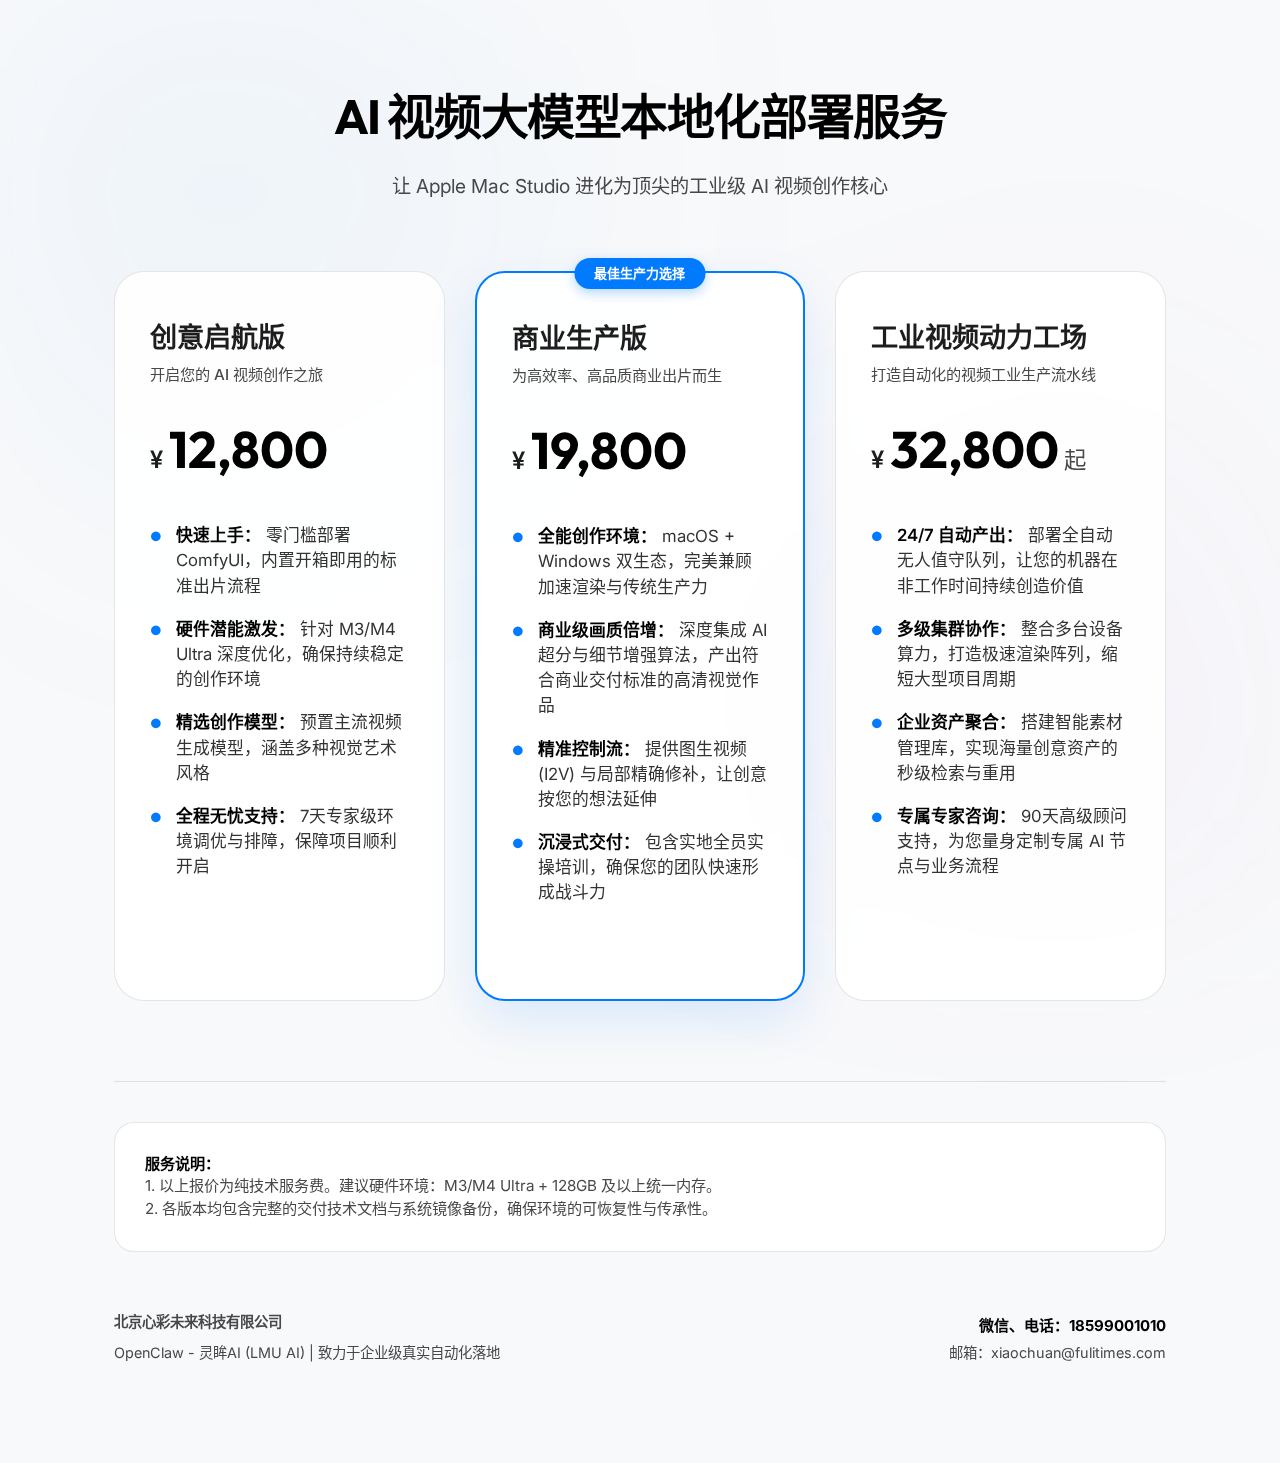
<file: mac-video.html>
<!DOCTYPE html>
<html lang="zh-CN">

<head>
    <meta charset="UTF-8">
    <meta name="viewport" content="width=device-width, initial-scale=1.0">
    <title>AI视频生成大模型部署报价单 | 成果导向版</title>
    <link rel="preconnect" href="https://fonts.googleapis.com">
    <link rel="preconnect" href="https://fonts.gstatic.com" crossorigin>
    <link href="https://fonts.googleapis.com/css2?family=Inter:wght@300;400;500;600;700&family=Outfit:wght@400;600;700&display=swap" rel="stylesheet">
    <style>
        :root {
            --bg-color: #F8F9FA;
            --card-bg: rgba(255, 255, 255, 0.9);
            --accent-blue: #007AFF;
            --accent-purple: #AF52DE;
            --text-primary: #1D1D1F;
            --text-secondary: #48484A;
            --border-color: rgba(0, 0, 0, 0.1);
            --glass-blur: 20px;
        }

        * {
            margin: 0;
            padding: 0;
            box-sizing: border-box;
        }

        body {
            font-family: 'Inter', -apple-system, BlinkMacSystemFont, 'Segoe UI', Roboto, sans-serif;
            background-color: var(--bg-color);
            color: var(--text-primary);
            overflow-x: hidden;
            line-height: 1.5;
        }

        .background-blobs {
            position: fixed;
            top: 0;
            left: 0;
            width: 100%;
            height: 100%;
            z-index: -1;
            background: radial-gradient(circle at 15% 15%, rgba(0, 122, 255, 0.05) 0%, transparent 40%),
                        radial-gradient(circle at 85% 85%, rgba(175, 82, 222, 0.05) 0%, transparent 40%);
            filter: blur(120px);
        }

        .container {
            max-width: 1100px;
            margin: 0 auto;
            padding: 80px 24px;
        }

        header {
            text-align: center;
            margin-bottom: 70px;
        }

        h1 {
            font-family: 'Outfit', sans-serif;
            font-size: clamp(2.2rem, 4vw, 3rem);
            font-weight: 700;
            margin-bottom: 20px;
            color: #000;
            letter-spacing: -0.03em;
        }

        .subtitle {
            font-size: 1.2rem;
            color: var(--text-secondary);
            max-width: 700px;
            margin: 0 auto;
            font-weight: 400;
        }

        /* Pricing Cards */
        .pricing-grid {
            display: grid;
            grid-template-columns: repeat(auto-fit, minmax(320px, 1fr));
            gap: 30px;
            margin-bottom: 80px;
        }

        .pricing-card {
            background: var(--card-bg);
            backdrop-filter: blur(var(--glass-blur));
            -webkit-backdrop-filter: blur(var(--glass-blur));
            border: 1px solid var(--border-color);
            border-radius: 30px;
            padding: 45px 35px;
            display: flex;
            flex-direction: column;
            transition: all 0.4s cubic-bezier(0.19, 1, 0.22, 1);
            position: relative;
        }

        .pricing-card:hover {
            transform: translateY(-8px);
            box-shadow: 0 30px 60px rgba(0, 0, 0, 0.08);
            border-color: var(--accent-blue);
        }

        .pricing-card.featured {
            box-shadow: 0 20px 50px rgba(0, 122, 255, 0.12);
            border: 2px solid var(--accent-blue);
        }

        .pricing-card.featured::before {
            content: "最佳生产力选择";
            position: absolute;
            top: -15px;
            left: 50%;
            transform: translateX(-50%);
            background: var(--accent-blue);
            color: white;
            font-size: 13px;
            font-weight: 600;
            padding: 6px 20px;
            border-radius: 20px;
            box-shadow: 0 4px 12px rgba(0, 122, 255, 0.3);
        }

        .tier-header { margin-bottom: 25px; }

        .tier-name {
            font-family: 'Outfit', sans-serif;
            font-size: 1.7rem;
            font-weight: 700;
            margin-bottom: 6px;
        }

        .tier-tagline {
            font-size: 0.95rem;
            color: var(--text-secondary);
            font-weight: 500;
        }

        .price-container {
            margin-bottom: 35px;
            display: flex;
            align-items: baseline;
        }

        .price {
            font-size: 3.2rem;
            font-weight: 700;
            font-family: 'Outfit', sans-serif;
            color: #000;
        }

        .currency {
            font-size: 1.5rem;
            margin-right: 6px;
            font-weight: 600;
        }

        .features-list {
            list-style: none;
            margin-bottom: 30px;
            flex-grow: 1;
        }

        .features-list li {
            font-size: 1.05rem;
            color: #333;
            margin-bottom: 18px;
            display: flex;
            align-items: flex-start;
        }

        .features-list li b {
            color: #000;
            font-weight: 600;
        }

        .features-list li::before {
            content: "●";
            color: var(--accent-blue);
            margin-right: 14px;
            font-size: 0.8rem;
            margin-top: 4px;
        }

        /* Footer & Brand */
        .page-footer {
            margin-top: 80px;
            border-top: 1px solid var(--border-color);
            padding-top: 40px;
        }

        .service-info {
            background: #fff;
            border-radius: 20px;
            padding: 30px;
            font-size: 0.95rem;
            color: var(--text-secondary);
            margin-bottom: 40px;
            border: 1px solid var(--border-color);
        }

        .service-info b { color: #000; }

        .brand-copyright {
            display: flex;
            justify-content: space-between;
            align-items: flex-end;
            padding: 20px 0;
            flex-wrap: wrap;
            gap: 20px;
        }

        .footer-left {
            flex: 1;
            min-width: 300px;
        }

        .brand-title {
            font-family: 'Outfit', sans-serif;
            font-size: 1.3rem;
            font-weight: 700;
            margin-bottom: 8px;
            color: #000;
        }

        .brand-copyright div {
            font-size: 0.9rem;
            color: var(--text-secondary);
        }

        .footer-right {
            text-align: right;
        }

        @media (max-width: 768px) {
            .pricing-grid { grid-template-columns: 1fr; }
            .brand-copyright { flex-direction: column; align-items: flex-start; }
            .footer-right { text-align: left; }
        }
    </style>
</head>

<body>
    <div class="background-blobs"></div>

    <div class="container">
        <header>
            <h1>AI 视频大模型本地化部署服务</h1>
            <p class="subtitle">让 Apple Mac Studio 进化为顶尖的工业级 AI 视频创作核心</p>
        </header>

        <div class="pricing-grid">
            <!-- Entry Tier -->
            <div class="pricing-card">
                <div class="tier-header">
                    <div class="tier-name">创意启航版</div>
                    <div class="tier-tagline">开启您的 AI 视频创作之旅</div>
                </div>
                <div class="price-container">
                    <span class="currency">¥</span>
                    <span class="price">12,800</span>
                </div>
                <ul class="features-list">
                    <li><span><b>快速上手：</b> 零门槛部署 ComfyUI，内置开箱即用的标准出片流程</span></li>
                    <li><span><b>硬件潜能激发：</b> 针对 M3/M4 Ultra 深度优化，确保持续稳定的创作环境</span></li>
                    <li><span><b>精选创作模型：</b> 预置主流视频生成模型，涵盖多种视觉艺术风格</span></li>
                    <li><span><b>全程无忧支持：</b> 7天专家级环境调优与排障，保障项目顺利开启</span></li>
                </ul>
            </div>

            <!-- Professional Tier -->
            <div class="pricing-card featured">
                <div class="tier-header">
                    <div class="tier-name">商业生产版</div>
                    <div class="tier-tagline">为高效率、高品质商业出片而生</div>
                </div>
                <div class="price-container">
                    <span class="currency">¥</span>
                    <span class="price">19,800</span>
                </div>
                <ul class="features-list">
                    <li><span><b>全能创作环境：</b> macOS + Windows 双生态，完美兼顾加速渲染与传统生产力</span></li>
                    <li><span><b>商业级画质倍增：</b> 深度集成 AI 超分与细节增强算法，产出符合商业交付标准的高清视觉作品</span></li>
                    <li><span><b>精准控制流：</b> 提供图生视频 (I2V) 与局部精确修补，让创意按您的想法延伸</span></li>
                    <li><span><b>沉浸式交付：</b> 包含实地全员实操培训，确保您的团队快速形成战斗力</span></li>
                </ul>
            </div>

            <!-- Studio Elite Tier -->
            <div class="pricing-card">
                <div class="tier-header">
                    <div class="tier-name">工业视频动力工场</div>
                    <div class="tier-tagline">打造自动化的视频工业生产流水线</div>
                </div>
                <div class="price-container">
                    <span class="currency">¥</span>
                    <span class="price">32,800<span style="font-size: 1.4rem; color: var(--text-secondary); font-weight: 400;"> 起</span></span>
                </div>
                <ul class="features-list">
                    <li><span><b>24/7 自动产出：</b> 部署全自动无人值守队列，让您的机器在非工作时间持续创造价值</span></li>
                    <li><span><b>多级集群协作：</b> 整合多台设备算力，打造极速渲染阵列，缩短大型项目周期</span></li>
                    <li><span><b>企业资产聚合：</b> 搭建智能素材管理库，实现海量创意资产的秒级检索与重用</span></li>
                    <li><span><b>专属专家咨询：</b> 90天高级顾问支持，为您量身定制专属 AI 节点与业务流程</span></li>
                </ul>
            </div>
        </div>

        <div class="page-footer">
            <div class="service-info">
                <p><b>服务说明：</b></p>
                <p>1. 以上报价为纯技术服务费。建议硬件环境：M3/M4 Ultra + 128GB 及以上统一内存。</p>
                <p>2. 各版本均包含完整的交付技术文档与系统镜像备份，确保环境的可恢复性与传承性。</p>
            </div>

            <div class="brand-copyright">
                <div class="footer-left">
                    <div class="brand-title">北京心彩未来科技有限公司</div>
                    <div>OpenClaw - 灵眸AI (LMU AI) | 致力于企业级真实自动化落地</div>
                </div>
                <div class="footer-right">
                    <div style="font-weight: 700; color: #000; font-size: 15px; margin-bottom: 4px;">微信、电话：18599001010</div>
                    <div>邮箱：xiaochuan@fulitimes.com</div>
                </div>
            </div>
        </div>
    </div>
</body>

</html>
</file>
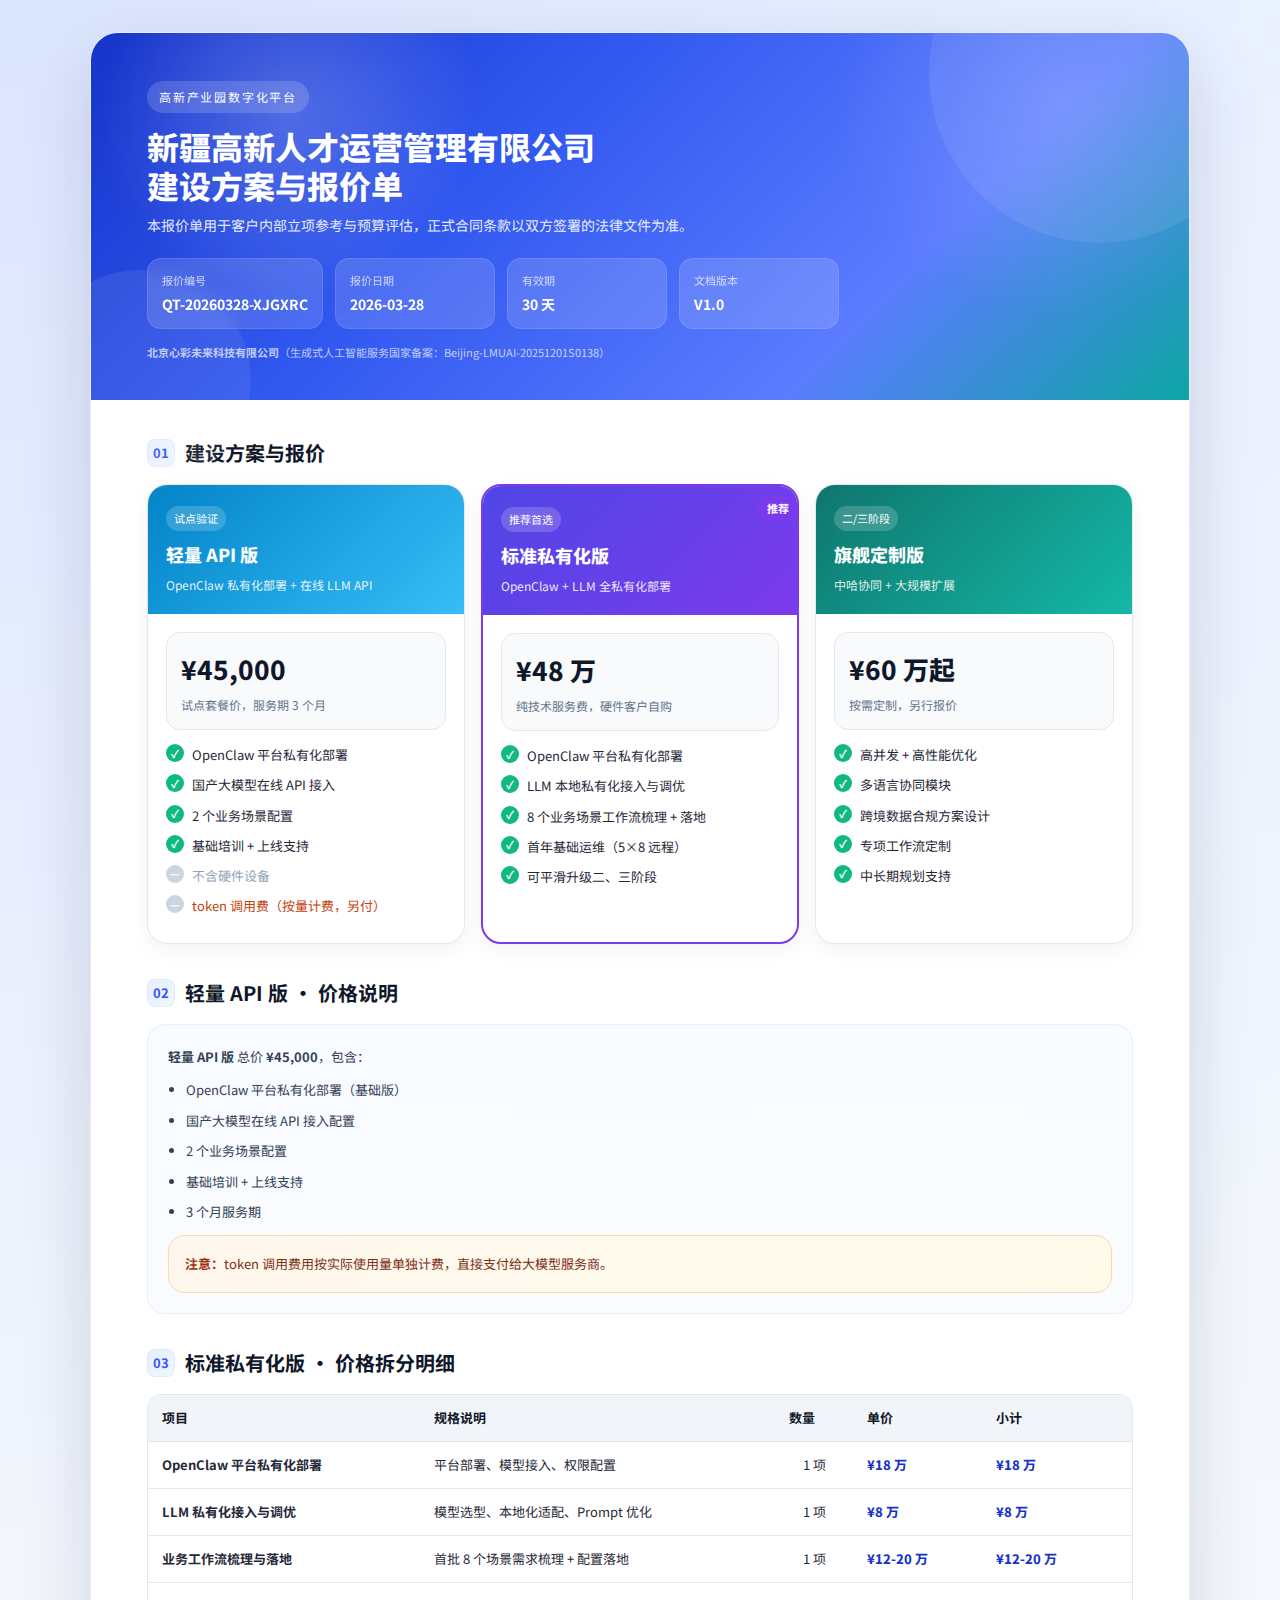
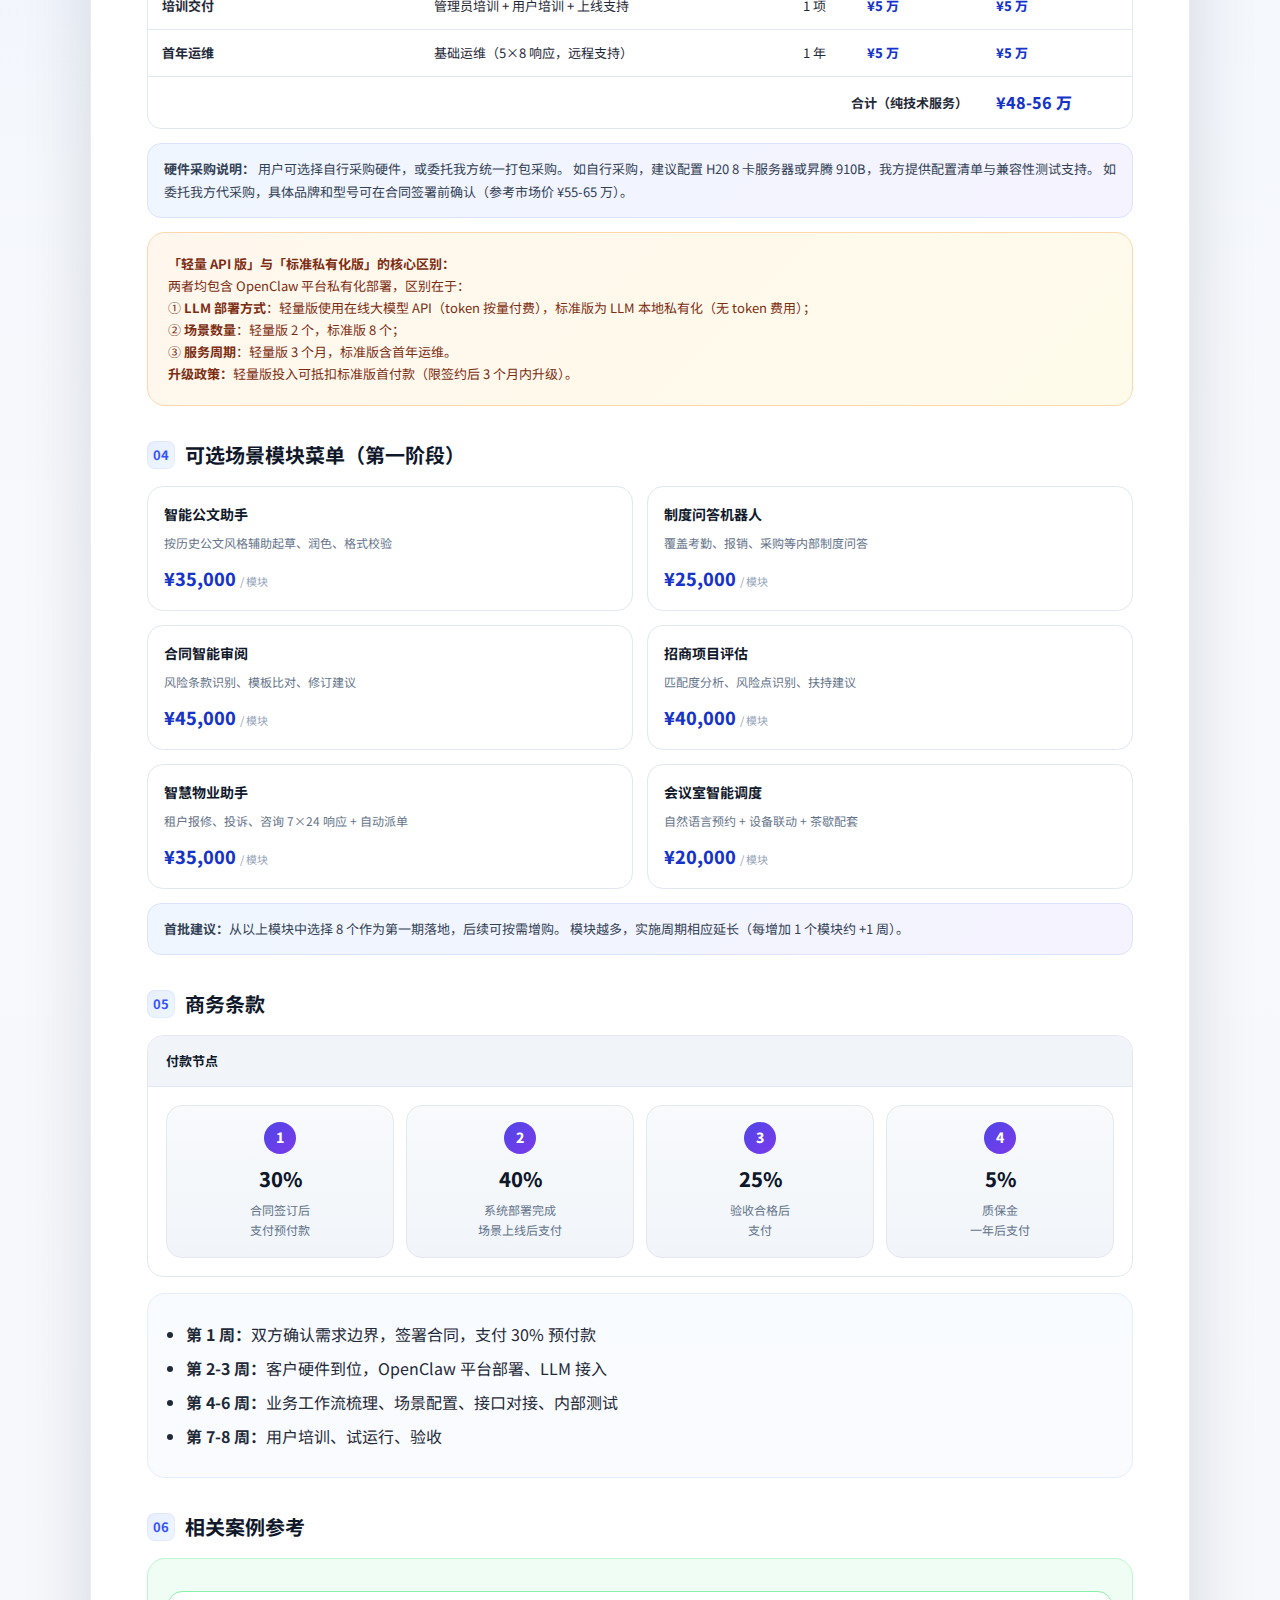
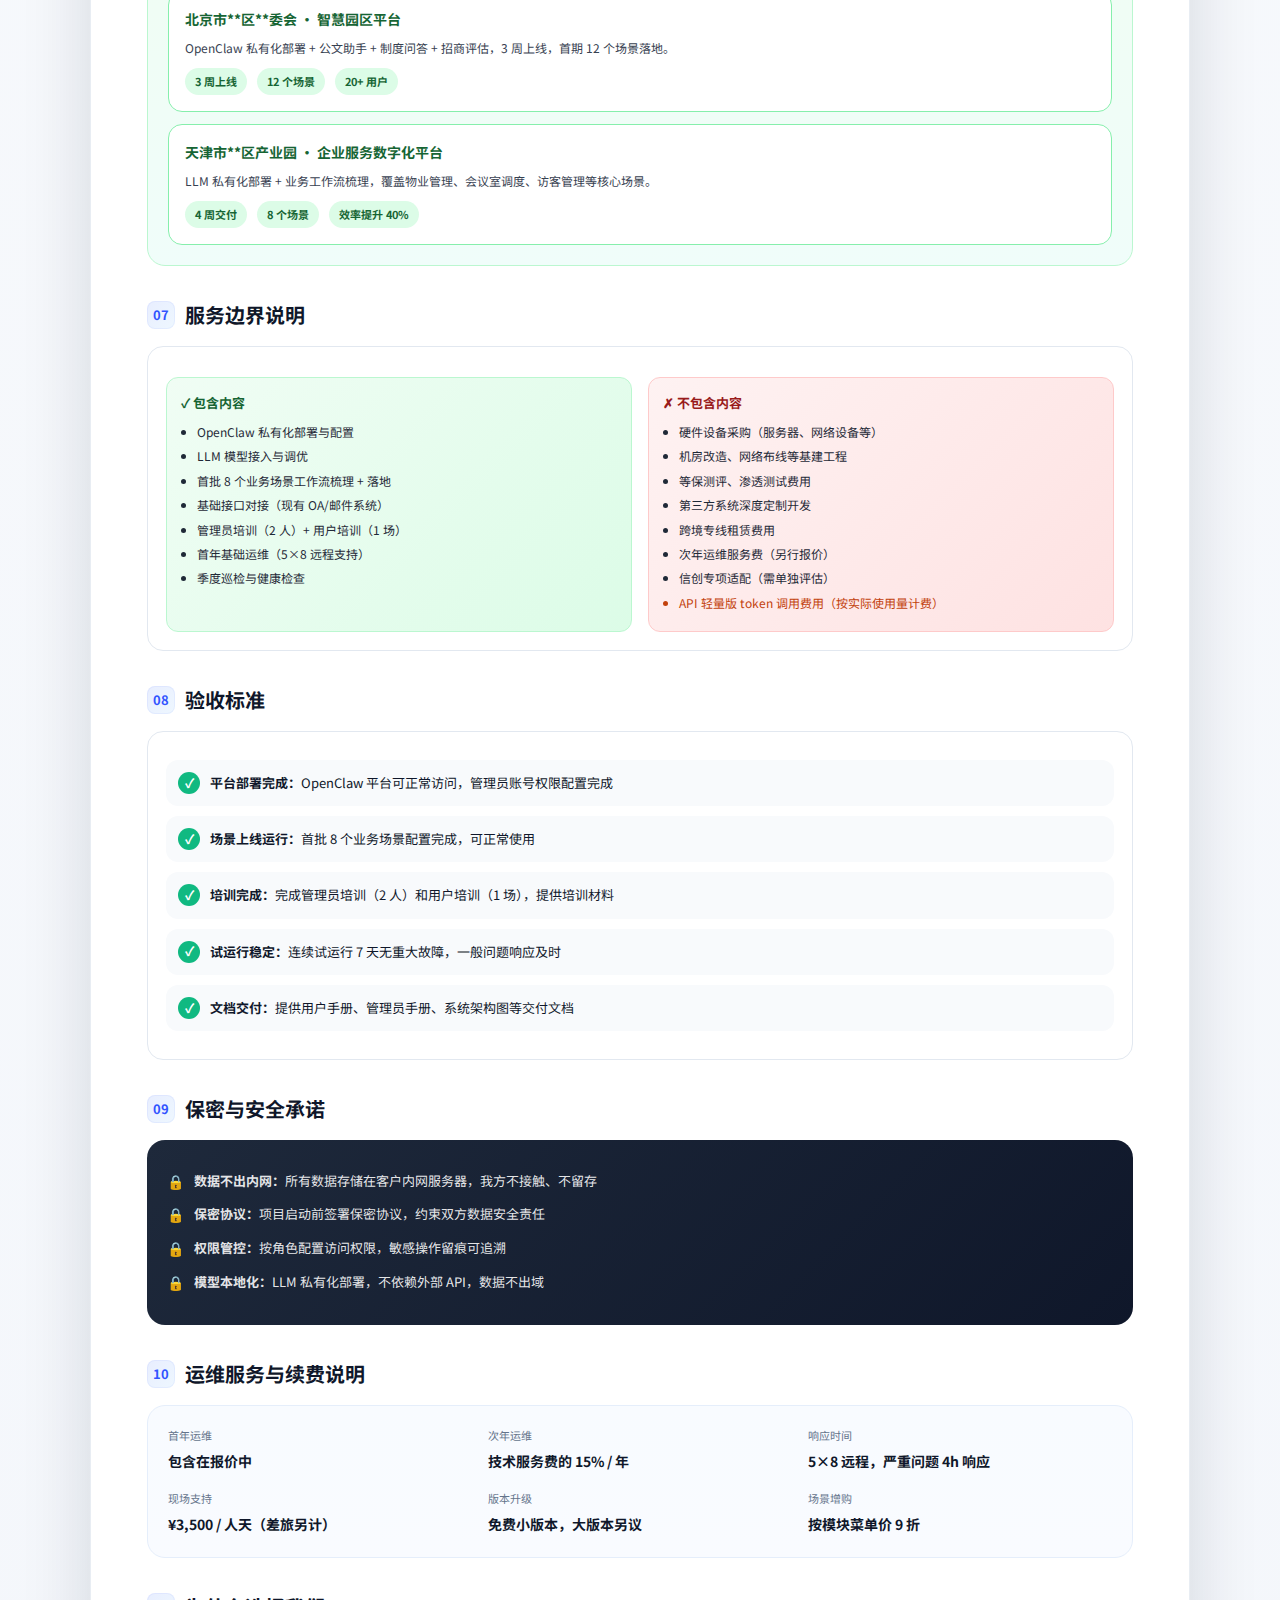
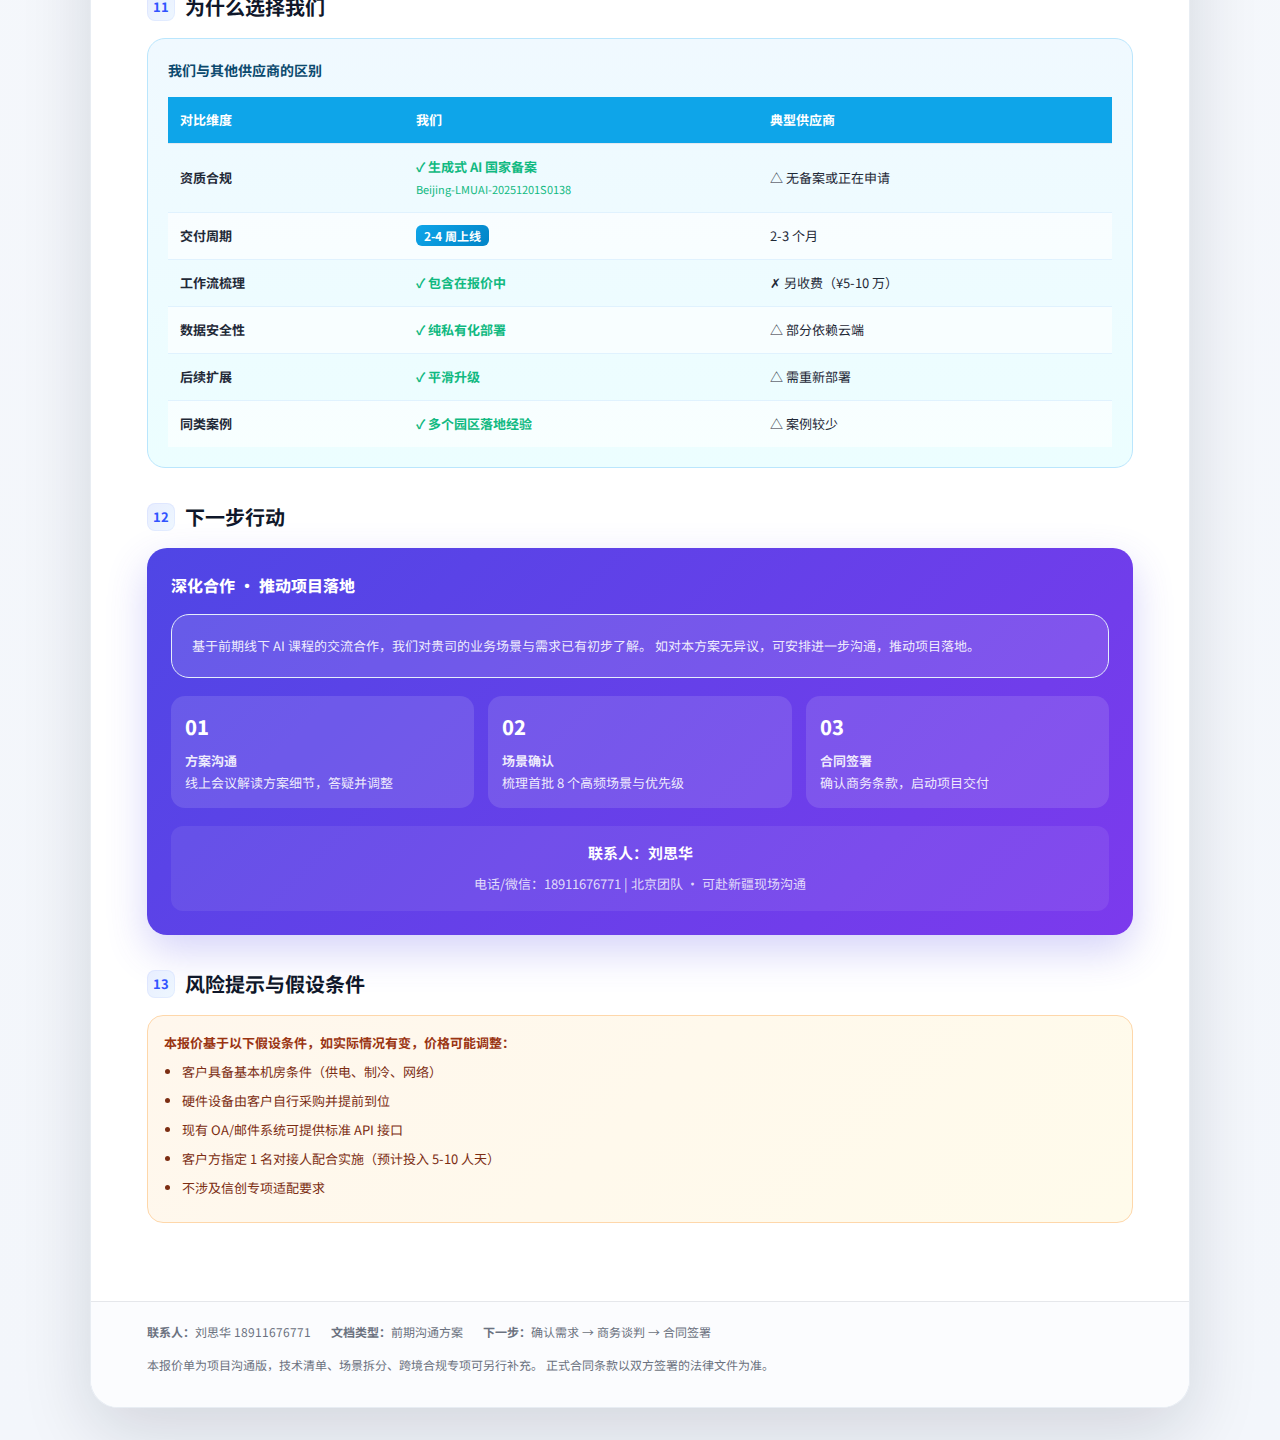
<file: xijian-fw-baojia-v2.html>
<!DOCTYPE html>
<html lang="zh-CN">
<head>
  <meta charset="UTF-8" />
  <meta name="viewport" content="width=device-width, initial-scale=1.0" />
  <title>新疆高新人才运营管理有限公司 - 高新产业园数字化平台报价单</title>
  <link href="https://fonts.googleapis.com/css2?family=Noto+Sans+SC:wght@300;400;500;700;800&display=swap" rel="stylesheet">
  <style>
    * { box-sizing: border-box; }
    body {
      margin: 0;
      font-family: 'Noto Sans SC', 'PingFang SC', 'Microsoft YaHei', sans-serif;
      background:
        radial-gradient(circle at top left, rgba(91, 124, 255, 0.12), transparent 28%),
        linear-gradient(180deg, #eef4ff 0%, #f7f9fc 35%, #f3f6fb 100%);
      color: #1f2937;
      line-height: 1.7;
      padding: 32px 16px;
    }
    .page {
      max-width: 1100px;
      margin: 0 auto;
      background: rgba(255,255,255,0.98);
      border-radius: 28px;
      overflow: hidden;
      box-shadow: 0 24px 70px rgba(15, 23, 42, 0.14);
      border: 1px solid rgba(226, 232, 240, 0.8);
    }
    .hero {
      background:
        radial-gradient(circle at 18% 22%, rgba(255,255,255,0.20), transparent 20%),
        radial-gradient(circle at 88% 18%, rgba(255,255,255,0.12), transparent 22%),
        linear-gradient(135deg, #1634c9 0%, #3057ef 36%, #5b7cff 72%, #0ea5a4 100%);
      color: #fff;
      padding: 48px 56px 38px;
      position: relative;
    }
    .hero:before, .hero:after {
      content: "";
      position: absolute;
      border-radius: 50%;
      background: rgba(255,255,255,0.08);
    }
    .hero:before { width: 340px; height: 340px; right: -80px; top: -130px; }
    .hero:after { width: 220px; height: 220px; left: -60px; bottom: -90px; }
    .hero-inner { position: relative; z-index: 1; }
    .eyebrow {
      display: inline-block;
      font-size: 12px;
      letter-spacing: 1.8px;
      padding: 6px 12px;
      border-radius: 999px;
      background: rgba(255,255,255,0.16);
      margin-bottom: 14px;
    }
    h1 {
      margin: 0 0 10px;
      font-size: 32px;
      line-height: 1.2;
      font-weight: 800;
    }
    .hero p {
      margin: 0;
      max-width: 780px;
      color: rgba(255,255,255,0.9);
      font-size: 14px;
    }
    .meta {
      display: flex;
      gap: 12px;
      flex-wrap: wrap;
      margin-top: 20px;
    }
    .meta-card {
      background: rgba(255,255,255,0.14);
      backdrop-filter: blur(8px);
      border-radius: 14px;
      padding: 12px 14px;
      min-width: 160px;
      border: 1px solid rgba(255,255,255,0.12);
    }
    .meta-label { font-size: 11px; color: rgba(255,255,255,0.72); }
    .meta-value { margin-top: 3px; font-size: 14px; font-weight: 700; color: #fff; }
    .content { padding: 36px 56px 46px; }
    .section { margin-bottom: 32px; }
    .section h2 {
      font-size: 20px;
      margin: 0 0 14px;
      color: #0f172a;
      display: flex;
      align-items: center;
      gap: 10px;
    }
    .section h2 span {
      display: inline-flex;
      width: 28px;
      height: 28px;
      border-radius: 8px;
      align-items: center;
      justify-content: center;
      background: linear-gradient(135deg, #e8eeff, #eef7ff);
      color: #3154ff;
      font-size: 13px;
      font-weight: 700;
      box-shadow: inset 0 0 0 1px rgba(49, 84, 255, 0.06);
    }
    .card {
      background: linear-gradient(180deg, #f8fbff 0%, #f9fbff 100%);
      border: 1px solid #e5eefb;
      border-radius: 18px;
      padding: 20px;
    }
    .grid-2 { display: grid; grid-template-columns: 1fr 1fr; gap: 16px; }
    .grid-3 { display: grid; grid-template-columns: repeat(3, 1fr); gap: 16px; }
    .grid-4 { display: grid; grid-template-columns: repeat(4, 1fr); gap: 14px; }
    .kv-title { font-size: 11px; color: #64748b; margin-bottom: 5px; }
    .kv-value { font-size: 14px; color: #0f172a; font-weight: 700; }
    ul.clean { margin: 0; padding-left: 18px; }
    ul.clean li { margin: 7px 0; }
    .note {
      margin-top: 14px;
      padding: 14px 16px;
      border-radius: 14px;
      background: linear-gradient(135deg, #eff6ff, #f5f3ff);
      border: 1px solid #dbe4ff;
      color: #334155;
      font-size: 13px;
    }

    /* 表格样式 */
    .table-wrap {
      overflow-x: auto;
      border-radius: 14px;
      border: 1px solid #e2e8f0;
    }
    table {
      width: 100%;
      border-collapse: collapse;
      font-size: 13px;
    }
    th, td {
      padding: 12px 14px;
      text-align: left;
      border-bottom: 1px solid #e2e8f0;
    }
    th {
      background: #f1f5f9;
      font-weight: 700;
      color: #0f172a;
      white-space: nowrap;
    }
    tr:last-child td { border-bottom: none; }
    tr:hover td { background: #f8fafc; }
    .text-right { text-align: right; }
    .text-center { text-align: center; }
    .price { font-weight: 800; color: #1634c9; }

    /* 方案卡片 */
    .plan-card {
      border: 1px solid #e5e7eb;
      border-radius: 20px;
      overflow: hidden;
      background: #fff;
      box-shadow: 0 6px 20px rgba(15, 23, 42, 0.05);
      transition: transform 0.2s, box-shadow 0.2s;
    }
    .plan-card:hover {
      transform: translateY(-2px);
      box-shadow: 0 12px 32px rgba(15, 23, 42, 0.08);
    }
    .plan-head {
      padding: 18px 18px;
      color: #fff;
    }
    .plan-card:nth-child(1) .plan-head { background: linear-gradient(135deg, #0284c7, #38bdf8); }
    .plan-card:nth-child(2) .plan-head { background: linear-gradient(135deg, #4f46e5, #7c3aed); }
    .plan-card:nth-child(3) .plan-head { background: linear-gradient(135deg, #0f766e, #14b8a6); }
    .plan-tag {
      display: inline-block;
      font-size: 11px;
      padding: 3px 8px;
      border-radius: 999px;
      background: rgba(255,255,255,0.18);
      margin-bottom: 8px;
    }
    .plan-title { font-size: 18px; font-weight: 800; margin: 0 0 6px; }
    .plan-sub { font-size: 12px; color: rgba(255,255,255,0.9); margin: 0; }
    .plan-body { padding: 18px; }
    .plan-price {
      background: #f8fafc;
      border-radius: 14px;
      padding: 14px;
      margin-bottom: 14px;
      border: 1px solid #e2e8f0;
    }
    .plan-price-main { font-size: 26px; font-weight: 800; color: #0f172a; }
    .plan-price-sub { font-size: 12px; color: #64748b; margin-top: 4px; }
    .plan-features { margin-top: 14px; }
    .plan-feature {
      display: flex;
      align-items: flex-start;
      gap: 8px;
      margin: 8px 0;
      font-size: 13px;
    }
    .plan-feature::before {
      content: "✓";
      display: inline-flex;
      align-items: center;
      justify-content: center;
      width: 18px;
      height: 18px;
      border-radius: 50%;
      background: #10b981;
      color: #fff;
      font-size: 11px;
      font-weight: 700;
      flex-shrink: 0;
    }
    .plan-feature.disabled {
      color: #94a3b8;
    }
    .plan-feature.disabled::before {
      content: "—";
      background: #cbd5e1;
    }

    /* 推荐标识 */
    .recommended {
      position: relative;
      border: 2px solid #7c3aed;
    }
    .recommended::after {
      content: "推荐";
      position: absolute;
      top: 10px;
      right: -2px;
      background: #7c3aed;
      color: #fff;
      padding: 3px 10px;
      border-radius: 999px;
      font-size: 11px;
      font-weight: 700;
    }

    /* 阶段卡片 */
    .stage-card {
      border-radius: 18px;
      overflow: hidden;
      border: 1px solid #e5e7eb;
      background: #fff;
      box-shadow: 0 6px 20px rgba(15, 23, 42, 0.05);
    }
    .stage-head {
      padding: 18px 16px;
      color: #fff;
    }
    .stage-card:nth-child(1) .stage-head { background: linear-gradient(135deg, #2563eb, #3b82f6); }
    .stage-card:nth-child(2) .stage-head { background: linear-gradient(135deg, #4338ca, #6d28d9); }
    .stage-card:nth-child(3) .stage-head { background: linear-gradient(135deg, #0f766e, #10b981); }
    .stage-badge {
      display: inline-block;
      font-size: 11px;
      padding: 3px 8px;
      border-radius: 999px;
      background: rgba(255,255,255,0.18);
      margin-bottom: 8px;
    }
    .stage-title {
      font-size: 17px;
      line-height: 1.3;
      font-weight: 800;
      margin: 0 0 4px;
    }
    .stage-sub {
      font-size: 12px;
      color: rgba(255,255,255,0.9);
      margin: 0;
    }
    .stage-body { padding: 16px; }
    .stage-list-title {
      font-size: 12px;
      font-weight: 700;
      color: #0f172a;
      margin: 12px 0 6px;
    }

    /* 模块选择卡片 */
    .module-select {
      display: grid;
      grid-template-columns: 1fr 1fr;
      gap: 14px;
    }
    .module-item {
      background: #fff;
      border: 1px solid #e2e8f0;
      border-radius: 16px;
      padding: 16px;
      transition: border-color 0.2s, box-shadow 0.2s;
    }
    .module-item:hover {
      border-color: #7c3aed;
      box-shadow: 0 4px 12px rgba(124, 58, 237, 0.1);
    }
    .module-name {
      font-size: 14px;
      font-weight: 700;
      color: #0f172a;
      margin-bottom: 6px;
    }
    .module-desc {
      font-size: 12px;
      color: #64748b;
      margin-bottom: 10px;
    }
    .module-price {
      font-size: 18px;
      font-weight: 800;
      color: #1634c9;
    }
    .module-unit {
      font-size: 11px;
      color: #94a3b8;
      font-weight: 400;
    }

    /* 付款节点 */
    .payment-steps {
      display: grid;
      grid-template-columns: repeat(4, 1fr);
      gap: 12px;
    }
    .payment-step {
      background: linear-gradient(180deg, #f8fafc, #f1f5f9);
      border-radius: 16px;
      padding: 16px;
      text-align: center;
      border: 1px solid #e2e8f0;
    }
    .step-num {
      display: inline-flex;
      align-items: center;
      justify-content: center;
      width: 32px;
      height: 32px;
      border-radius: 50%;
      background: linear-gradient(135deg, #4f46e5, #7c3aed);
      color: #fff;
      font-size: 14px;
      font-weight: 800;
      margin-bottom: 8px;
    }
    .step-percent {
      font-size: 20px;
      font-weight: 800;
      color: #0f172a;
    }
    .step-desc {
      font-size: 12px;
      color: #64748b;
      margin-top: 4px;
    }

    /* 重要提示 */
    .warning {
      background: linear-gradient(135deg, #fff7ed, #fffbeb);
      border: 1px solid #fed7aa;
      color: #7c2d12;
      border-radius: 16px;
      padding: 16px;
      font-size: 13px;
    }
    .warning strong { color: #9a3412; }

    /* 成功案例 */
    .case-box {
      background: linear-gradient(180deg, #f0fdf4, #f0fdfa);
      border: 1px solid #bbf7d0;
      border-radius: 18px;
      padding: 20px;
    }
    .case-card {
      background: #fff;
      border: 1px solid #86efac;
      border-radius: 14px;
      padding: 16px;
      margin-top: 12px;
    }
    .case-name {
      font-size: 14px;
      font-weight: 700;
      color: #166534;
      margin-bottom: 6px;
    }
    .case-desc {
      font-size: 12px;
      color: #374151;
      margin-bottom: 8px;
    }
    .case-metric {
      display: inline-flex;
      align-items: center;
      padding: 4px 10px;
      border-radius: 999px;
      font-size: 11px;
      font-weight: 700;
      background: #dcfce7;
      color: #166534;
      margin-right: 6px;
    }

    /* 验收标准 */
    .accept-box {
      background: #fff;
      border: 1px solid #e2e8f0;
      border-radius: 16px;
      padding: 18px;
    }
    .accept-item {
      display: flex;
      align-items: flex-start;
      gap: 10px;
      margin: 10px 0;
      padding: 12px;
      border-radius: 12px;
      background: #f8fafc;
    }
    .accept-item::before {
      content: "✓";
      display: inline-flex;
      align-items: center;
      justify-content: center;
      width: 22px;
      height: 22px;
      border-radius: 50%;
      background: #10b981;
      color: #fff;
      font-size: 13px;
      font-weight: 700;
      flex-shrink: 0;
    }
    .accept-text {
      font-size: 13px;
      color: #0f172a;
    }

    /* 保密承诺 */
    .security-box {
      background: linear-gradient(135deg, #1e293b, #0f172a);
      color: #fff;
      border-radius: 18px;
      padding: 20px;
    }
    .security-item {
      display: flex;
      align-items: flex-start;
      gap: 10px;
      margin: 10px 0;
    }
    .security-item::before {
      content: "🔒";
      font-size: 14px;
      flex-shrink: 0;
    }
    .security-text {
      font-size: 13px;
      color: rgba(255,255,255,0.9);
    }

    /* 商务条款 */
    .biz-box {
      background: #fff;
      border: 1px solid #e2e8f0;
      border-radius: 16px;
      overflow: hidden;
    }
    .biz-header {
      background: #f1f5f9;
      padding: 14px 18px;
      border-bottom: 1px solid #e2e8f0;
    }
    .biz-title {
      font-size: 13px;
      font-weight: 700;
      color: #0f172a;
    }

    /* 差异化对比表 */
    .compare-box {
      background: linear-gradient(180deg, #f0f9ff, #ecfeff);
      border: 1px solid #bae6fd;
      border-radius: 18px;
      padding: 20px;
      margin-top: 14px;
    }
    .compare-title {
      font-size: 14px;
      font-weight: 700;
      color: #0c4a6e;
      margin-bottom: 14px;
    }
    .compare-table {
      width: 100%;
      border-collapse: collapse;
      font-size: 13px;
    }
    .compare-table th {
      background: #0ea5e9;
      color: #fff;
      padding: 12px;
      text-align: left;
      font-weight: 700;
    }
    .compare-table td {
      padding: 12px;
      border-bottom: 1px solid #e0f2fe;
    }
    .compare-table tr:last-child td { border-bottom: none; }
    .compare-table tr:nth-child(even) { background: rgba(255,255,255,0.6); }
    .highlight {
      background: linear-gradient(135deg, #0ea5e9, #0284c7);
      color: #fff;
      padding: 2px 8px;
      border-radius: 6px;
      font-weight: 700;
      font-size: 12px;
    }
    .check { color: #10b981; font-weight: 700; }
    .check-desc { color: #10b981; font-weight: 400; font-size: 11px; }
    .cross { color: #ef4444; font-weight: 700; }

    /* 行动号召 */
    .cta-box {
      background: linear-gradient(135deg, #4f46e5, #7c3aed);
      color: #fff;
      border-radius: 20px;
      padding: 24px;
      box-shadow: 0 16px 40px rgba(79, 70, 229, 0.24);
    }
    .cta-title {
      font-size: 16px;
      font-weight: 800;
      margin-bottom: 14px;
    }
    .cta-steps {
      display: grid;
      grid-template-columns: repeat(3, 1fr);
      gap: 14px;
      margin-bottom: 18px;
    }
    .cta-step {
      background: rgba(255,255,255,0.12);
      border-radius: 14px;
      padding: 14px;
    }
    .cta-step-num {
      font-size: 20px;
      font-weight: 800;
      margin-bottom: 6px;
    }
    .cta-step-desc {
      font-size: 13px;
      color: rgba(255,255,255,0.9);
    }
    .cta-contact {
      background: rgba(255,255,255,0.08);
      border-radius: 12px;
      padding: 14px;
      text-align: center;
    }
    .cta-contact strong {
      font-size: 15px;
      display: block;
      margin-bottom: 4px;
    }
    .cta-contact span {
      font-size: 13px;
      color: rgba(255,255,255,0.8);
    }
    .biz-body {
      padding: 18px;
    }

    /* 边界说明 */
    .boundary-box {
      background: #fff;
      border: 1px solid #e2e8f0;
      border-radius: 16px;
      padding: 18px;
    }
    .boundary-row {
      display: grid;
      grid-template-columns: 1fr 1fr;
      gap: 16px;
      margin-top: 12px;
    }
    .boundary-col {
      padding: 14px;
      border-radius: 12px;
    }
    .boundary-in {
      background: linear-gradient(135deg, #f0fdf4, #dcfce7);
      border: 1px solid #bbf7d0;
    }
    .boundary-out {
      background: linear-gradient(135deg, #fef2f2, #fee2e2);
      border: 1px solid #fecaca;
    }
    .boundary-title {
      font-size: 13px;
      font-weight: 700;
      margin-bottom: 8px;
    }
    .boundary-in .boundary-title { color: #166534; }
    .boundary-out .boundary-title { color: #991b1b; }
    .boundary-list {
      margin: 0;
      padding-left: 16px;
      font-size: 12px;
    }
    .boundary-list li { margin: 4px 0; }

    /*  footer */
    .footer {
      padding: 20px 56px 32px;
      border-top: 1px solid #e5e7eb;
      color: #6b7280;
      font-size: 12px;
      background: #fbfcfe;
    }
    .footer-links {
      display: flex;
      gap: 20px;
      margin-bottom: 12px;
    }
    .footer-link {
      color: #4f46e5;
      text-decoration: none;
    }
    .footer-link:hover { text-decoration: underline; }

    /* 响应式 */
    @media (max-width: 900px) {
      .grid-2, .grid-3, .grid-4,
      .module-select, .payment-steps,
      .boundary-row {
        grid-template-columns: 1fr;
      }
      .content, .hero, .footer { padding-left: 22px; padding-right: 22px; }
      h1 { font-size: 24px; }
      .stage-grid { grid-template-columns: 1fr; }
    }
  </style>
</head>
<body>
  <div class="page">
    <!-- Hero -->
    <div class="hero">
      <div class="hero-inner">
        <div class="eyebrow">高新产业园数字化平台</div>
        <h1>新疆高新人才运营管理有限公司<br>建设方案与报价单</h1>
        <p>本报价单用于客户内部立项参考与预算评估，正式合同条款以双方签署的法律文件为准。</p>
        <div class="meta">
          <div class="meta-card">
            <div class="meta-label">报价编号</div>
            <div class="meta-value">QT-20260328-XJGXRC</div>
          </div>
          <div class="meta-card">
            <div class="meta-label">报价日期</div>
            <div class="meta-value">2026-03-28</div>
          </div>
          <div class="meta-card">
            <div class="meta-label">有效期</div>
            <div class="meta-value">30 天</div>
          </div>
          <div class="meta-card">
            <div class="meta-label">文档版本</div>
            <div class="meta-value">V1.0</div>
          </div>
        </div>
        <p style="margin: 14px 0 0; font-size: 11px; color: rgba(255,255,255,0.7);">
          <strong>北京心彩未来科技有限公司</strong>（生成式人工智能服务国家备案：Beijing-LMUAI-20251201S0138）
        </p>
      </div>
    </div>

    <div class="content">
      <!-- 01 建设方案与报价 -->
      <div class="section">
        <h2><span>01</span>建设方案与报价</h2>
        <div class="grid-3">
          <div class="plan-card">
            <div class="plan-head">
              <div class="plan-tag">试点验证</div>
              <div class="plan-title">轻量 API 版</div>
              <p class="plan-sub">OpenClaw 私有化部署 + 在线 LLM API</p>
            </div>
            <div class="plan-body">
              <div class="plan-price">
                <div class="plan-price-main">¥45,000</div>
                <div class="plan-price-sub">试点套餐价，服务期 3 个月</div>
              </div>
              <div class="plan-features">
                <div class="plan-feature">OpenClaw 平台私有化部署</div>
                <div class="plan-feature">国产大模型在线 API 接入</div>
                <div class="plan-feature">2 个业务场景配置</div>
                <div class="plan-feature">基础培训 + 上线支持</div>
                <div class="plan-feature disabled">不含硬件设备</div>
                <div class="plan-feature disabled" style="color: #c2410c;">token 调用费（按量计费，另付）</div>
              </div>
            </div>
          </div>

          <div class="plan-card recommended">
            <div class="plan-head">
              <div class="plan-tag">推荐首选</div>
              <div class="plan-title">标准私有化版</div>
              <p class="plan-sub">OpenClaw + LLM 全私有化部署</p>
            </div>
            <div class="plan-body">
              <div class="plan-price">
                <div class="plan-price-main">¥48 万</div>
                <div class="plan-price-sub">纯技术服务费，硬件客户自购</div>
              </div>
              <div class="plan-features">
                <div class="plan-feature">OpenClaw 平台私有化部署</div>
                <div class="plan-feature">LLM 本地私有化接入与调优</div>
                <div class="plan-feature">8 个业务场景工作流梳理 + 落地</div>
                <div class="plan-feature">首年基础运维（5×8 远程）</div>
                <div class="plan-feature">可平滑升级二、三阶段</div>
              </div>
            </div>
          </div>

          <div class="plan-card">
            <div class="plan-head">
              <div class="plan-tag">二/三阶段</div>
              <div class="plan-title">旗舰定制版</div>
              <p class="plan-sub">中哈协同 + 大规模扩展</p>
            </div>
            <div class="plan-body">
              <div class="plan-price">
                <div class="plan-price-main">¥60 万起</div>
                <div class="plan-price-sub">按需定制，另行报价</div>
              </div>
              <div class="plan-features">
                <div class="plan-feature">高并发 + 高性能优化</div>
                <div class="plan-feature">多语言协同模块</div>
                <div class="plan-feature">跨境数据合规方案设计</div>
                <div class="plan-feature">专项工作流定制</div>
                <div class="plan-feature">中长期规划支持</div>
              </div>
            </div>
          </div>
        </div>
      </div>

      <!-- 02 轻量 API 版价格拆分 -->
      <div class="section">
        <h2><span>02</span>轻量 API 版 · 价格说明</h2>
        <div class="card">
          <div style="font-size: 13px; color: #334155; line-height: 1.8;">
            <strong>轻量 API 版</strong> 总价 <strong>¥45,000</strong>，包含：
            <ul class="clean" style="margin-top: 10px;">
              <li>OpenClaw 平台私有化部署（基础版）</li>
              <li>国产大模型在线 API 接入配置</li>
              <li>2 个业务场景配置</li>
              <li>基础培训 + 上线支持</li>
              <li>3 个月服务期</li>
            </ul>
            <div class="warning" style="margin-top: 12px;">
              <strong>注意：</strong>token 调用费用按实际使用量单独计费，直接支付给大模型服务商。
            </div>
          </div>
        </div>
      </div>

      <!-- 03 标准私有化版价格拆分 -->
      <div class="section">
        <h2><span>03</span>标准私有化版 · 价格拆分明细</h2>
        <div class="table-wrap">
          <table>
            <thead>
              <tr>
                <th>项目</th>
                <th>规格说明</th>
                <th>数量</th>
                <th>单价</th>
                <th>小计</th>
              </tr>
            </thead>
            <tbody>
              <tr>
                <td><strong>OpenClaw 平台私有化部署</strong></td>
                <td>平台部署、模型接入、权限配置</td>
                <td class="text-center">1 项</td>
                <td class="price">¥18 万</td>
                <td class="price">¥18 万</td>
              </tr>
              <tr>
                <td><strong>LLM 私有化接入与调优</strong></td>
                <td>模型选型、本地化适配、Prompt 优化</td>
                <td class="text-center">1 项</td>
                <td class="price">¥8 万</td>
                <td class="price">¥8 万</td>
              </tr>
              <tr>
                <td><strong>业务工作流梳理与落地</strong></td>
                <td>首批 8 个场景需求梳理 + 配置落地</td>
                <td class="text-center">1 项</td>
                <td class="price">¥12-20 万</td>
                <td class="price">¥12-20 万</td>
              </tr>
              <tr>
                <td><strong>培训交付</strong></td>
                <td>管理员培训 + 用户培训 + 上线支持</td>
                <td class="text-center">1 项</td>
                <td class="price">¥5 万</td>
                <td class="price">¥5 万</td>
              </tr>
              <tr>
                <td><strong>首年运维</strong></td>
                <td>基础运维（5×8 响应，远程支持）</td>
                <td class="text-center">1 年</td>
                <td class="price">¥5 万</td>
                <td class="price">¥5 万</td>
              </tr>
              <tr>
                <td colspan="4" class="text-right"><strong>合计（纯技术服务）</strong></td>
                <td class="price" style="font-size:16px;">¥48-56 万</td>
              </tr>
            </tbody>
          </table>
        </div>
        <div class="note">
          <strong>硬件采购说明：</strong>
          用户可选择自行采购硬件，或委托我方统一打包采购。
          如自行采购，建议配置 H20 8 卡服务器或昇腾 910B，我方提供配置清单与兼容性测试支持。
          如委托我方代采购，具体品牌和型号可在合同签署前确认（参考市场价 ¥55-65 万）。
        </div>
        <div class="card" style="margin-top: 14px; background: linear-gradient(135deg, #fff7ed, #fffbeb); border: 1px solid #fed7aa;">
          <div style="font-size: 13px; color: #7c2d12;">
            <strong>「轻量 API 版」与「标准私有化版」的核心区别：</strong><br>
            两者均包含 OpenClaw 平台私有化部署，区别在于：<br>
            ① <strong>LLM 部署方式</strong>：轻量版使用在线大模型 API（token 按量付费），标准版为 LLM 本地私有化（无 token 费用）；<br>
            ② <strong>场景数量</strong>：轻量版 2 个，标准版 8 个；<br>
            ③ <strong>服务周期</strong>：轻量版 3 个月，标准版含首年运维。<br>
            <strong>升级政策：</strong>轻量版投入可抵扣标准版首付款（限签约后 3 个月内升级）。
          </div>
        </div>
      </div>

      <!-- 03 可选场景模块菜单 -->
      <div class="section">
        <h2><span>04</span>可选场景模块菜单（第一阶段）</h2>
        <div class="module-select">
          <div class="module-item">
            <div class="module-name">智能公文助手</div>
            <div class="module-desc">按历史公文风格辅助起草、润色、格式校验</div>
            <div class="module-price">¥35,000 <span class="module-unit">/ 模块</span></div>
          </div>
          <div class="module-item">
            <div class="module-name">制度问答机器人</div>
            <div class="module-desc">覆盖考勤、报销、采购等内部制度问答</div>
            <div class="module-price">¥25,000 <span class="module-unit">/ 模块</span></div>
          </div>
          <div class="module-item">
            <div class="module-name">合同智能审阅</div>
            <div class="module-desc">风险条款识别、模板比对、修订建议</div>
            <div class="module-price">¥45,000 <span class="module-unit">/ 模块</span></div>
          </div>
          <div class="module-item">
            <div class="module-name">招商项目评估</div>
            <div class="module-desc">匹配度分析、风险点识别、扶持建议</div>
            <div class="module-price">¥40,000 <span class="module-unit">/ 模块</span></div>
          </div>
          <div class="module-item">
            <div class="module-name">智慧物业助手</div>
            <div class="module-desc">租户报修、投诉、咨询 7×24 响应 + 自动派单</div>
            <div class="module-price">¥35,000 <span class="module-unit">/ 模块</span></div>
          </div>
          <div class="module-item">
            <div class="module-name">会议室智能调度</div>
            <div class="module-desc">自然语言预约 + 设备联动 + 茶歇配套</div>
            <div class="module-price">¥20,000 <span class="module-unit">/ 模块</span></div>
          </div>
        </div>
        <div class="note">
          <strong>首批建议：</strong>从以上模块中选择 8 个作为第一期落地，后续可按需增购。
          模块越多，实施周期相应延长（每增加 1 个模块约 +1 周）。
        </div>
      </div>

      <!-- 04 商务条款 -->
      <div class="section">
        <h2><span>05</span>商务条款</h2>
        <div class="biz-box">
          <div class="biz-header">
            <div class="biz-title">付款节点</div>
          </div>
          <div class="biz-body">
            <div class="payment-steps">
              <div class="payment-step">
                <div class="step-num">1</div>
                <div class="step-percent">30%</div>
                <div class="step-desc">合同签订后<br>支付预付款</div>
              </div>
              <div class="payment-step">
                <div class="step-num">2</div>
                <div class="step-percent">40%</div>
                <div class="step-desc">系统部署完成<br>场景上线后支付</div>
              </div>
              <div class="payment-step">
                <div class="step-num">3</div>
                <div class="step-percent">25%</div>
                <div class="step-desc">验收合格后<br>支付</div>
              </div>
              <div class="payment-step">
                <div class="step-num">4</div>
                <div class="step-percent">5%</div>
                <div class="step-desc">质保金<br>一年后支付</div>
              </div>
            </div>
          </div>
        </div>
        <div class="card" style="margin-top: 16px;">
          <ul class="clean">
            <li><strong>第 1 周：</strong>双方确认需求边界，签署合同，支付 30% 预付款</li>
            <li><strong>第 2-3 周：</strong>客户硬件到位，OpenClaw 平台部署、LLM 接入</li>
            <li><strong>第 4-6 周：</strong>业务工作流梳理、场景配置、接口对接、内部测试</li>
            <li><strong>第 7-8 周：</strong>用户培训、试运行、验收</li>
          </ul>
        </div>
      </div>

      <!-- 05 成功案例 -->
      <div class="section">
        <h2><span>06</span>相关案例参考</h2>
        <div class="case-box">
          <div class="case-card">
            <div class="case-name">北京市**区**委会 · 智慧园区平台</div>
            <div class="case-desc">OpenClaw 私有化部署 + 公文助手 + 制度问答 + 招商评估，3 周上线，首期 12 个场景落地。</div>
            <div>
              <span class="case-metric">3 周上线</span>
              <span class="case-metric">12 个场景</span>
              <span class="case-metric">20+ 用户</span>
            </div>
          </div>
          <div class="case-card">
            <div class="case-name">天津市**区产业园 · 企业服务数字化平台</div>
            <div class="case-desc">LLM 私有化部署 + 业务工作流梳理，覆盖物业管理、会议室调度、访客管理等核心场景。</div>
            <div>
              <span class="case-metric">4 周交付</span>
              <span class="case-metric">8 个场景</span>
              <span class="case-metric">效率提升 40%</span>
            </div>
          </div>
        </div>
      </div>

      <!-- 06 服务边界 -->
      <div class="section">
        <h2><span>07</span>服务边界说明</h2>
        <div class="boundary-box">
          <div class="boundary-row">
            <div class="boundary-col boundary-in">
              <div class="boundary-title">✓ 包含内容</div>
              <ul class="boundary-list">
                <li>OpenClaw 私有化部署与配置</li>
                <li>LLM 模型接入与调优</li>
                <li>首批 8 个业务场景工作流梳理 + 落地</li>
                <li>基础接口对接（现有 OA/邮件系统）</li>
                <li>管理员培训（2 人）+ 用户培训（1 场）</li>
                <li>首年基础运维（5×8 远程支持）</li>
                <li>季度巡检与健康检查</li>
              </ul>
            </div>
            <div class="boundary-col boundary-out">
              <div class="boundary-title">✗ 不包含内容</div>
              <ul class="boundary-list">
                <li>硬件设备采购（服务器、网络设备等）</li>
                <li>机房改造、网络布线等基建工程</li>
                <li>等保测评、渗透测试费用</li>
                <li>第三方系统深度定制开发</li>
                <li>跨境专线租赁费用</li>
                <li>次年运维服务费（另行报价）</li>
                <li>信创专项适配（需单独评估）</li>
                <li style="color: #c2410c;">API 轻量版 token 调用费用（按实际使用量计费）</li>
              </ul>
            </div>
          </div>
        </div>
      </div>

      <!-- 07 验收标准 -->
      <div class="section">
        <h2><span>08</span>验收标准</h2>
        <div class="accept-box">
          <div class="accept-item">
            <div class="accept-text"><strong>平台部署完成：</strong>OpenClaw 平台可正常访问，管理员账号权限配置完成</div>
          </div>
          <div class="accept-item">
            <div class="accept-text"><strong>场景上线运行：</strong>首批 8 个业务场景配置完成，可正常使用</div>
          </div>
          <div class="accept-item">
            <div class="accept-text"><strong>培训完成：</strong>完成管理员培训（2 人）和用户培训（1 场），提供培训材料</div>
          </div>
          <div class="accept-item">
            <div class="accept-text"><strong>试运行稳定：</strong>连续试运行 7 天无重大故障，一般问题响应及时</div>
          </div>
          <div class="accept-item">
            <div class="accept-text"><strong>文档交付：</strong>提供用户手册、管理员手册、系统架构图等交付文档</div>
          </div>
        </div>
      </div>

      <!-- 08 保密与安全承诺 -->
      <div class="section">
        <h2><span>09</span>保密与安全承诺</h2>
        <div class="security-box">
          <div class="security-item">
            <div class="security-text"><strong>数据不出内网：</strong>所有数据存储在客户内网服务器，我方不接触、不留存</div>
          </div>
          <div class="security-item">
            <div class="security-text"><strong>保密协议：</strong>项目启动前签署保密协议，约束双方数据安全责任</div>
          </div>
          <div class="security-item">
            <div class="security-text"><strong>权限管控：</strong>按角色配置访问权限，敏感操作留痕可追溯</div>
          </div>
          <div class="security-item">
            <div class="security-text"><strong>模型本地化：</strong>LLM 私有化部署，不依赖外部 API，数据不出域</div>
          </div>
        </div>
      </div>

      <!-- 09 运维与升级 -->
      <div class="section">
        <h2><span>10</span>运维服务与续费说明</h2>
        <div class="card grid-3">
          <div>
            <div class="kv-title">首年运维</div>
            <div class="kv-value">包含在报价中</div>
          </div>
          <div>
            <div class="kv-title">次年运维</div>
            <div class="kv-value">技术服务费的 15% / 年</div>
          </div>
          <div>
            <div class="kv-title">响应时间</div>
            <div class="kv-value">5×8 远程，严重问题 4h 响应</div>
          </div>
          <div>
            <div class="kv-title">现场支持</div>
            <div class="kv-value">¥3,500 / 人天（差旅另计）</div>
          </div>
          <div>
            <div class="kv-title">版本升级</div>
            <div class="kv-value">免费小版本，大版本另议</div>
          </div>
          <div>
            <div class="kv-title">场景增购</div>
            <div class="kv-value">按模块菜单价 9 折</div>
          </div>
        </div>
      </div>

      <!-- 10 为什么选择我们 -->
      <div class="section">
        <h2><span>11</span>为什么选择我们</h2>
        <div class="compare-box">
          <div class="compare-title">我们与其他供应商的区别</div>
          <table class="compare-table">
            <thead>
              <tr>
                <th style="width: 25%;">对比维度</th>
                <th style="width: 37.5%;">我们</th>
                <th style="width: 37.5%;">典型供应商</th>
              </tr>
            </thead>
            <tbody>
              <tr>
                <td><strong>资质合规</strong></td>
                <td><span class="check">✓ 生成式 AI 国家备案</span><br><span class="check-desc">Beijing-LMUAI-20251201S0138</span></td>
                <td>△ 无备案或正在申请</td>
              </tr>
              <tr>
                <td><strong>交付周期</strong></td>
                <td><span class="highlight">2-4 周上线</span></td>
                <td>2-3 个月</td>
              </tr>
              <tr>
                <td><strong>工作流梳理</strong></td>
                <td><span class="check">✓ 包含在报价中</span></td>
                <td>✗ 另收费（¥5-10 万）</td>
              </tr>
              <tr>
                <td><strong>数据安全性</strong></td>
                <td><span class="check">✓ 纯私有化部署</span></td>
                <td>△ 部分依赖云端</td>
              </tr>
              <tr>
                <td><strong>后续扩展</strong></td>
                <td><span class="check">✓ 平滑升级</span></td>
                <td>△ 需重新部署</td>
              </tr>
              <tr>
                <td><strong>同类案例</strong></td>
                <td><span class="check">✓ 多个园区落地经验</span></td>
                <td>△ 案例较少</td>
              </tr>
            </tbody>
          </table>
        </div>
      </div>

      <!-- 11 下一步行动 -->
      <div class="section">
        <h2><span>12</span>下一步行动</h2>
        <div class="cta-box">
          <div class="cta-title">深化合作 · 推动项目落地</div>
          <div class="card" style="background: rgba(255,255,255,0.12); margin-bottom: 18px;">
            <p style="margin: 0; font-size: 13px; color: rgba(255,255,255,0.9);">
              基于前期线下 AI 课程的交流合作，我们对贵司的业务场景与需求已有初步了解。
              如对本方案无异议，可安排进一步沟通，推动项目落地。
            </p>
          </div>
          <div class="cta-steps">
            <div class="cta-step">
              <div class="cta-step-num">01</div>
              <div class="cta-step-desc"><strong>方案沟通</strong><br>线上会议解读方案细节，答疑并调整</div>
            </div>
            <div class="cta-step">
              <div class="cta-step-num">02</div>
              <div class="cta-step-desc"><strong>场景确认</strong><br>梳理首批 8 个高频场景与优先级</div>
            </div>
            <div class="cta-step">
              <div class="cta-step-num">03</div>
              <div class="cta-step-desc"><strong>合同签署</strong><br>确认商务条款，启动项目交付</div>
            </div>
          </div>
          <div class="cta-contact">
            <strong>联系人：刘思华</strong>
            <span>电话/微信：18911676771  |  北京团队 · 可赴新疆现场沟通</span>
          </div>
        </div>
      </div>

      <!-- 12 风险提示 -->
      <div class="section">
        <h2><span>13</span>风险提示与假设条件</h2>
        <div class="warning">
          <strong>本报价基于以下假设条件，如实际情况有变，价格可能调整：</strong>
          <ul class="clean">
            <li>客户具备基本机房条件（供电、制冷、网络）</li>
            <li>硬件设备由客户自行采购并提前到位</li>
            <li>现有 OA/邮件系统可提供标准 API 接口</li>
            <li>客户方指定 1 名对接人配合实施（预计投入 5-10 人天）</li>
            <li>不涉及信创专项适配要求</li>
          </ul>
        </div>
      </div>
    </div>

    <!-- Footer -->
    <div class="footer">
      <div class="footer-links">
        <span><strong>联系人：</strong>刘思华 18911676771</span>
        <span><strong>文档类型：</strong>前期沟通方案</span>
        <span><strong>下一步：</strong>确认需求 → 商务谈判 → 合同签署</span>
      </div>
      <div>
        本报价单为项目沟通版，技术清单、场景拆分、跨境合规专项可另行补充。
        正式合同条款以双方签署的法律文件为准。
      </div>
    </div>
  </div>
</body>
</html>
</file>
